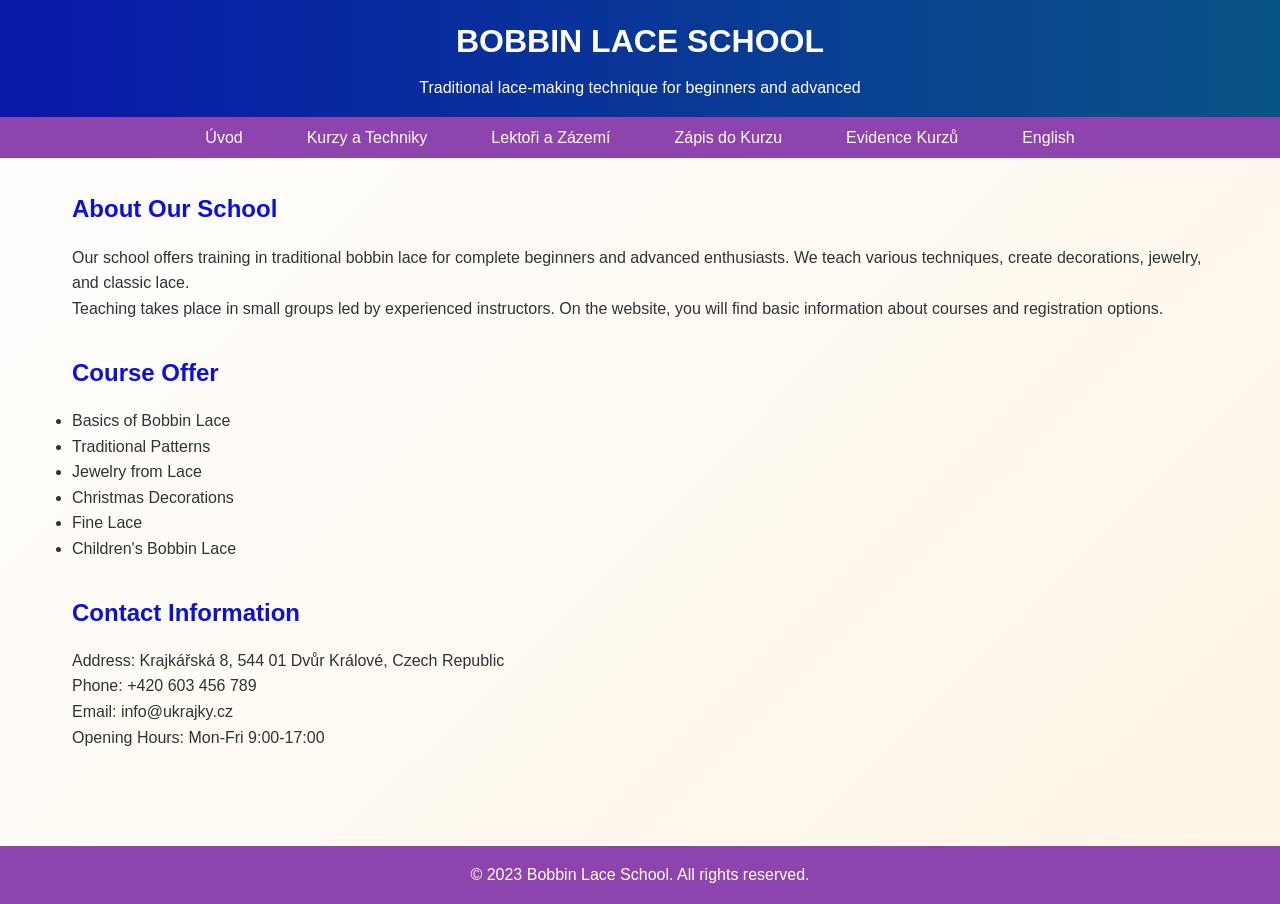
<file: english.html>
<!DOCTYPE html>
<html lang="en">
<head>
    <meta charset="UTF-8">
    <meta name="viewport" content="width=device-width, initial-scale=1.0">
    <title>Bobbin Lace School</title>
    <link rel="stylesheet" href="style.css">
    <link rel="icon" href="favicon.ico" type="image/x-icon">
</head>
<body>
    <header>
        <h1>BOBBIN LACE SCHOOL</h1>
        <p>Traditional lace-making technique for beginners and advanced</p>
    </header>
    <nav>
        <ul>
            <li><a href="index.html">Úvod</a></li>
            <li><a href="kurzy.html">Kurzy a Techniky</a></li>
            <li><a href="lektori.html">Lektoři a Zázemí</a></li>
            <li><a href="zapis.html">Zápis do Kurzu</a></li>
            <li><a href="evidence.html">Evidence Kurzů</a></li>
            <li><a href="english.html">English</a></li>
        </ul>
    </nav>
    <main>
        <section>
            <h2>About Our School</h2>
            <p>Our school offers training in traditional bobbin lace for complete beginners and advanced enthusiasts. We teach various techniques, create decorations, jewelry, and classic lace.</p>
            <p>Teaching takes place in small groups led by experienced instructors. On the website, you will find basic information about courses and registration options.</p>
        </section>
        <section>
            <h2>Course Offer</h2>
            <ul>
                <li>Basics of Bobbin Lace</li>
                <li>Traditional Patterns</li>
                <li>Jewelry from Lace</li>
                <li>Christmas Decorations</li>
                <li>Fine Lace</li>
                <li>Children's Bobbin Lace</li>
            </ul>
        </section>
        <section>
            <h2>Contact Information</h2>
            <p>Address: Krajkářská 8, 544 01 Dvůr Králové, Czech Republic</p>
            <p>Phone: +420 603 456 789</p>
            <p>Email: info@ukrajky.cz</p>
            <p>Opening Hours: Mon-Fri 9:00-17:00</p>
        </section>
    </main>
    <footer>
        <p>&copy; 2023 Bobbin Lace School. All rights reserved.</p>
    </footer>
</body>
</html>
</file>
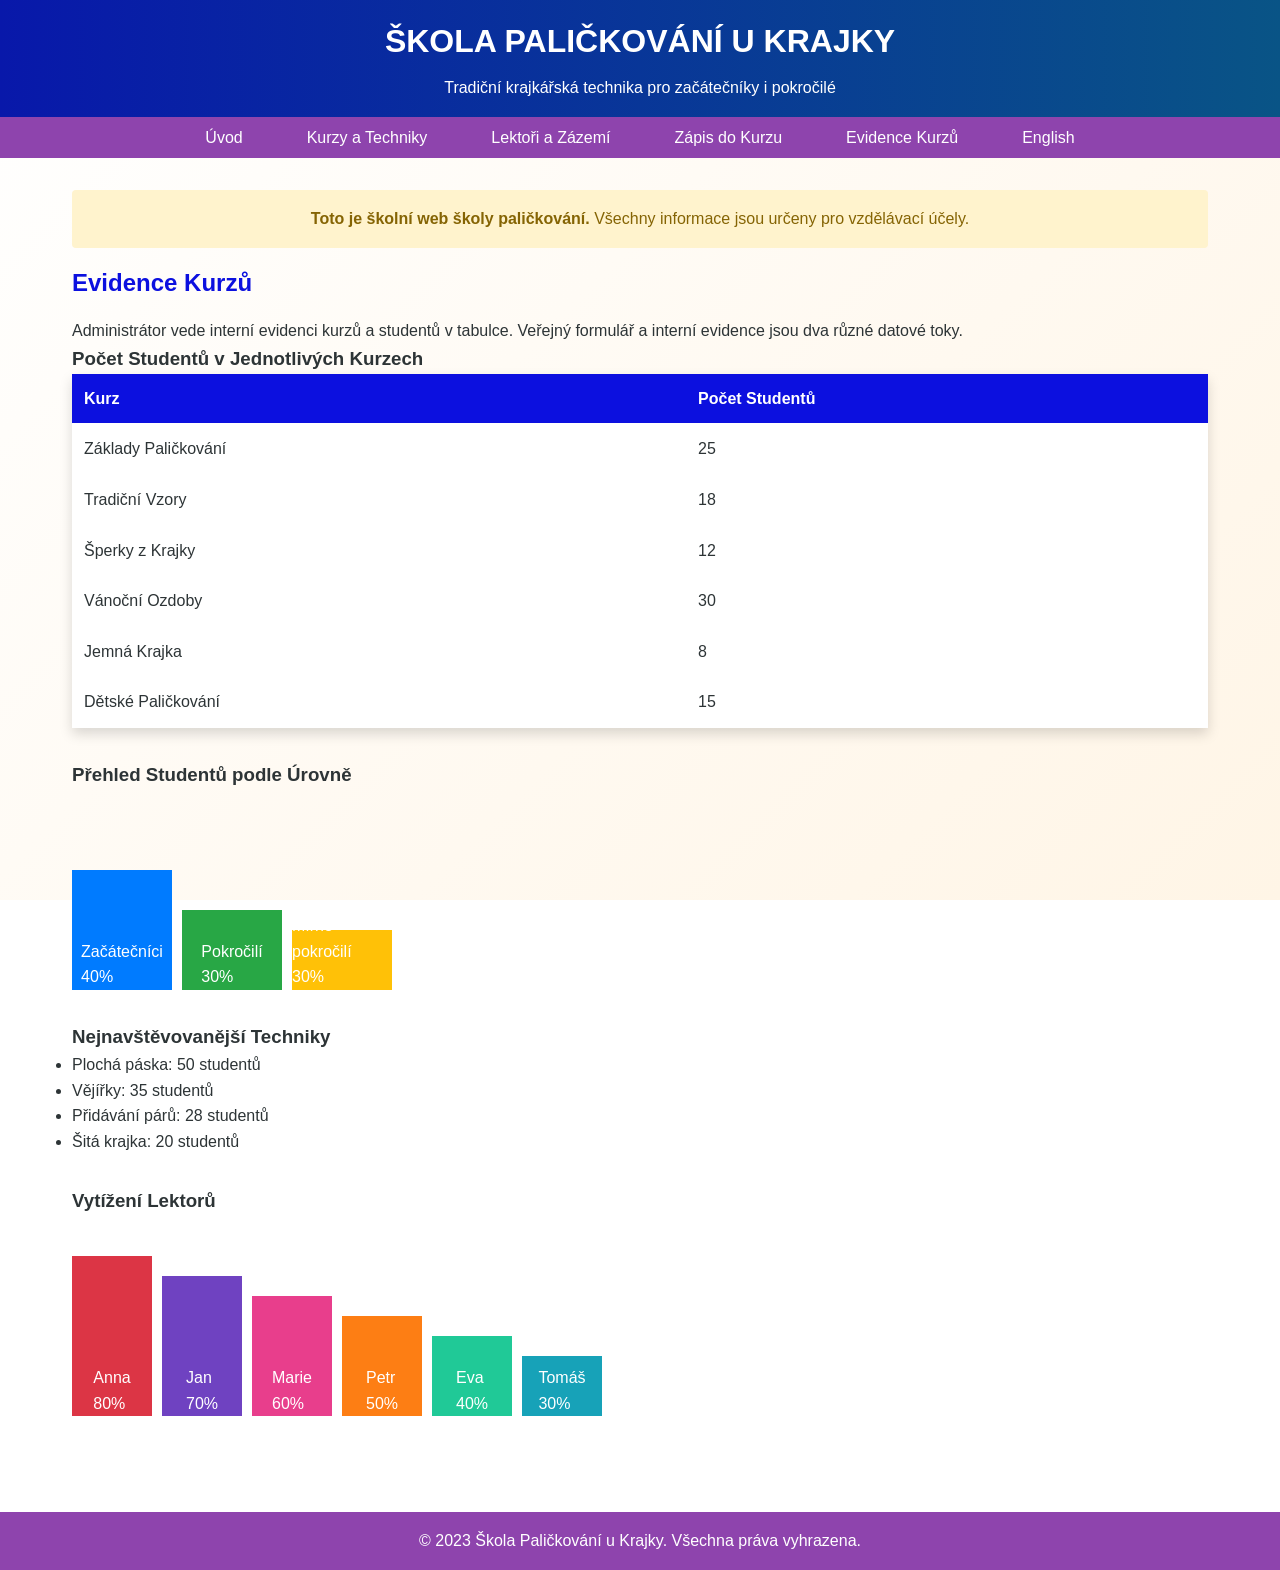
<file: evidence.html>
<!DOCTYPE html>
<html lang="cs">
<head>
    <meta charset="UTF-8">
    <meta name="viewport" content="width=device-width, initial-scale=1.0">
    <title>Evidence Kurzů</title>
    <link rel="stylesheet" href="style.css">
    <link rel="icon" href="favicon.ico" type="image/x-icon">
</head>
<body>
    <header>
        <h1>ŠKOLA PALIČKOVÁNÍ U KRAJKY</h1>
        <p>Tradiční krajkářská technika pro začátečníky i pokročilé</p>
    </header>
    <nav>
        <ul>
            <li><a href="index.html">Úvod</a></li>
            <li><a href="kurzy.html">Kurzy a Techniky</a></li>
            <li><a href="lektori.html">Lektoři a Zázemí</a></li>
            <li><a href="zapis.html">Zápis do Kurzu</a></li>
            <li><a href="evidence.html">Evidence Kurzů</a></li>
            <li><a href="english.html">English</a></li>
        </ul>
    </nav>
    <main>
        <div class="school-note">
            <strong>Toto je školní web školy paličkování.</strong> Všechny informace jsou určeny pro vzdělávací účely.
        </div>
        <section>
            <h2>Evidence Kurzů</h2>
            <p>Administrátor vede interní evidenci kurzů a studentů v tabulce. Veřejný formulář a interní evidence jsou dva různé datové toky.</p>
            <h3>Počet Studentů v Jednotlivých Kurzech</h3>
            <table class="table">
                <thead>
                    <tr>
                        <th>Kurz</th>
                        <th>Počet Studentů</th>
                    </tr>
                </thead>
                <tbody>
                    <tr>
                        <td>Základy Paličkování</td>
                        <td>25</td>
                    </tr>
                    <tr>
                        <td>Tradiční Vzory</td>
                        <td>18</td>
                    </tr>
                    <tr>
                        <td>Šperky z Krajky</td>
                        <td>12</td>
                    </tr>
                    <tr>
                        <td>Vánoční Ozdoby</td>
                        <td>30</td>
                    </tr>
                    <tr>
                        <td>Jemná Krajka</td>
                        <td>8</td>
                    </tr>
                    <tr>
                        <td>Dětské Paličkování</td>
                        <td>15</td>
                    </tr>
                </tbody>
            </table>
        </section>
        <section>
            <h3>Přehled Studentů podle Úrovně</h3>
            <div style="display: flex; align-items: end; height: 200px; margin-bottom: 1rem;">
                <div style="width: 100px; background-color: #007bff; margin-right: 10px; height: 60%; display: flex; align-items: end; justify-content: center; color: white;">Začátečníci<br>40%</div>
                <div style="width: 100px; background-color: #28a745; margin-right: 10px; height: 40%; display: flex; align-items: end; justify-content: center; color: white;">Pokročilí<br>30%</div>
                <div style="width: 100px; background-color: #ffc107; margin-right: 10px; height: 30%; display: flex; align-items: end; justify-content: center; color: white;">Mírně pokročilí<br>30%</div>
            </div>
        </section>
        <section>
            <h3>Nejnavštěvovanější Techniky</h3>
            <ul>
                <li>Plochá páska: 50 studentů</li>
                <li>Vějířky: 35 studentů</li>
                <li>Přidávání párů: 28 studentů</li>
                <li>Šitá krajka: 20 studentů</li>
            </ul>
        </section>
        <section>
            <h3>Vytížení Lektorů</h3>
            <div style="display: flex; align-items: end; height: 200px;">
                <div style="width: 80px; background-color: #dc3545; margin-right: 10px; height: 80%; display: flex; align-items: end; justify-content: center; color: white;">Anna<br>80%</div>
                <div style="width: 80px; background-color: #6f42c1; margin-right: 10px; height: 70%; display: flex; align-items: end; justify-content: center; color: white;">Jan<br>70%</div>
                <div style="width: 80px; background-color: #e83e8c; margin-right: 10px; height: 60%; display: flex; align-items: end; justify-content: center; color: white;">Marie<br>60%</div>
                <div style="width: 80px; background-color: #fd7e14; margin-right: 10px; height: 50%; display: flex; align-items: end; justify-content: center; color: white;">Petr<br>50%</div>
                <div style="width: 80px; background-color: #20c997; margin-right: 10px; height: 40%; display: flex; align-items: end; justify-content: center; color: white;">Eva<br>40%</div>
                <div style="width: 80px; background-color: #17a2b8; height: 30%; display: flex; align-items: end; justify-content: center; color: white;">Tomáš<br>30%</div>
            </div>
        </section>
    </main>
    <footer>
        <p>&copy; 2023 Škola Paličkování u Krajky. Všechna práva vyhrazena.</p>
    </footer>
</body>
</html>
</file>
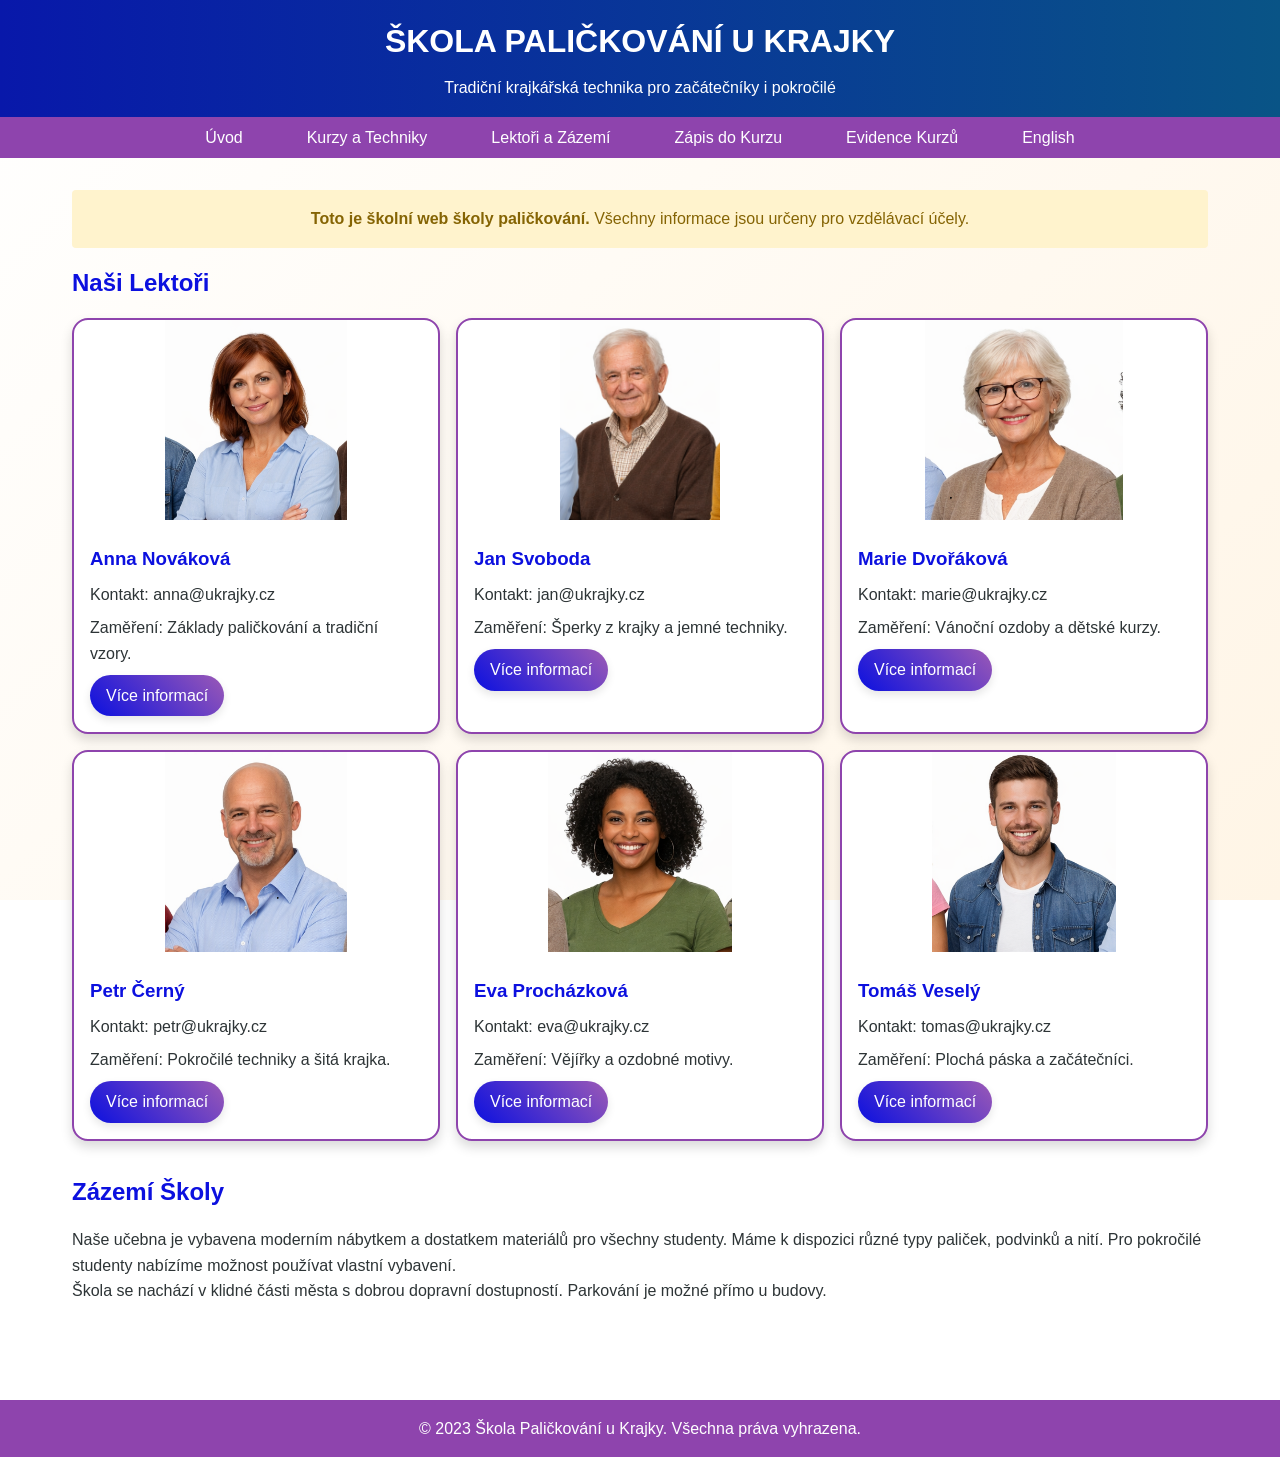
<file: lektori.html>
<!DOCTYPE html>
<html lang="cs">
<head>
    <meta charset="UTF-8">
    <meta name="viewport" content="width=device-width, initial-scale=1.0">
    <title>Lektoři a Zázemí</title>
    <link rel="stylesheet" href="style.css">
    <link rel="icon" href="favicon.ico" type="image/x-icon">
</head>
<body>
    <header>
        <h1>ŠKOLA PALIČKOVÁNÍ U KRAJKY</h1>
        <p>Tradiční krajkářská technika pro začátečníky i pokročilé</p>
    </header>
    <nav>
        <ul>
            <li><a href="index.html">Úvod</a></li>
            <li><a href="kurzy.html">Kurzy a Techniky</a></li>
            <li><a href="lektori.html">Lektoři a Zázemí</a></li>
            <li><a href="zapis.html">Zápis do Kurzu</a></li>
            <li><a href="evidence.html">Evidence Kurzů</a></li>
            <li><a href="english.html">English</a></li>
        </ul>
    </nav>
    <main>
        <div class="school-note">
            <strong>Toto je školní web školy paličkování.</strong> Všechny informace jsou určeny pro vzdělávací účely.
        </div>
        <section>
            <h2>Naši Lektoři</h2>
            <div class="card-container">
                <div class="card">
                    <img src="lektorka.png" alt="Lektorka Anna">
                    <div class="card-content">
                        <h3>Anna Nováková</h3>
                        <p>Kontakt: anna@ukrajky.cz</p>
                        <p>Zaměření: Základy paličkování a tradiční vzory.</p>
                        <a href="detail-anna.html" class="btn">Více informací</a>
                    </div>
                </div>
                <div class="card">
                    <img src="lektor2.png" alt="Lektor Jan">
                    <div class="card-content">
                        <h3>Jan Svoboda</h3>
                        <p>Kontakt: jan@ukrajky.cz</p>
                        <p>Zaměření: Šperky z krajky a jemné techniky.</p>
                        <a href="detail-jan.html" class="btn">Více informací</a>
                    </div>
                </div>
                <div class="card">
                    <img src="lektorka2.png" alt="Lektorka Marie">
                    <div class="card-content">
                        <h3>Marie Dvořáková</h3>
                        <p>Kontakt: marie@ukrajky.cz</p>
                        <p>Zaměření: Vánoční ozdoby a dětské kurzy.</p>
                        <a href="detail-marie.html" class="btn">Více informací</a>
                    </div>
                </div>
                <div class="card">
                    <img src="lektor3.png" alt="Lektor Petr">
                    <div class="card-content">
                        <h3>Petr Černý</h3>
                        <p>Kontakt: petr@ukrajky.cz</p>
                        <p>Zaměření: Pokročilé techniky a šitá krajka.</p>
                        <a href="detail-petr.html" class="btn">Více informací</a>
                    </div>
                </div>
                <div class="card">
                    <img src="lektorka 3.png" alt="Lektorka Eva">
                    <div class="card-content">
                        <h3>Eva Procházková</h3>
                        <p>Kontakt: eva@ukrajky.cz</p>
                        <p>Zaměření: Vějířky a ozdobné motivy.</p>
                        <a href="detail-eva.html" class="btn">Více informací</a>
                    </div>
                </div>
                <div class="card">
                    <img src="lektor.png" alt="Lektor Tomáš">
                    <div class="card-content">
                        <h3>Tomáš Veselý</h3>
                        <p>Kontakt: tomas@ukrajky.cz</p>
                        <p>Zaměření: Plochá páska a začátečníci.</p>
                        <a href="detail-tomas.html" class="btn">Více informací</a>
                    </div>
                </div>
            </div>
        </section>
        <section>
            <h2>Zázemí Školy</h2>
            <p>Naše učebna je vybavena moderním nábytkem a dostatkem materiálů pro všechny studenty. Máme k dispozici různé typy paliček, podvinků a nití. Pro pokročilé studenty nabízíme možnost používat vlastní vybavení.</p>
            <p>Škola se nachází v klidné části města s dobrou dopravní dostupností. Parkování je možné přímo u budovy.</p>
        </section>
    </main>
    <footer>
        <p>&copy; 2023 Škola Paličkování u Krajky. Všechna práva vyhrazena.</p>
    </footer>
</body>
</html>
</file>
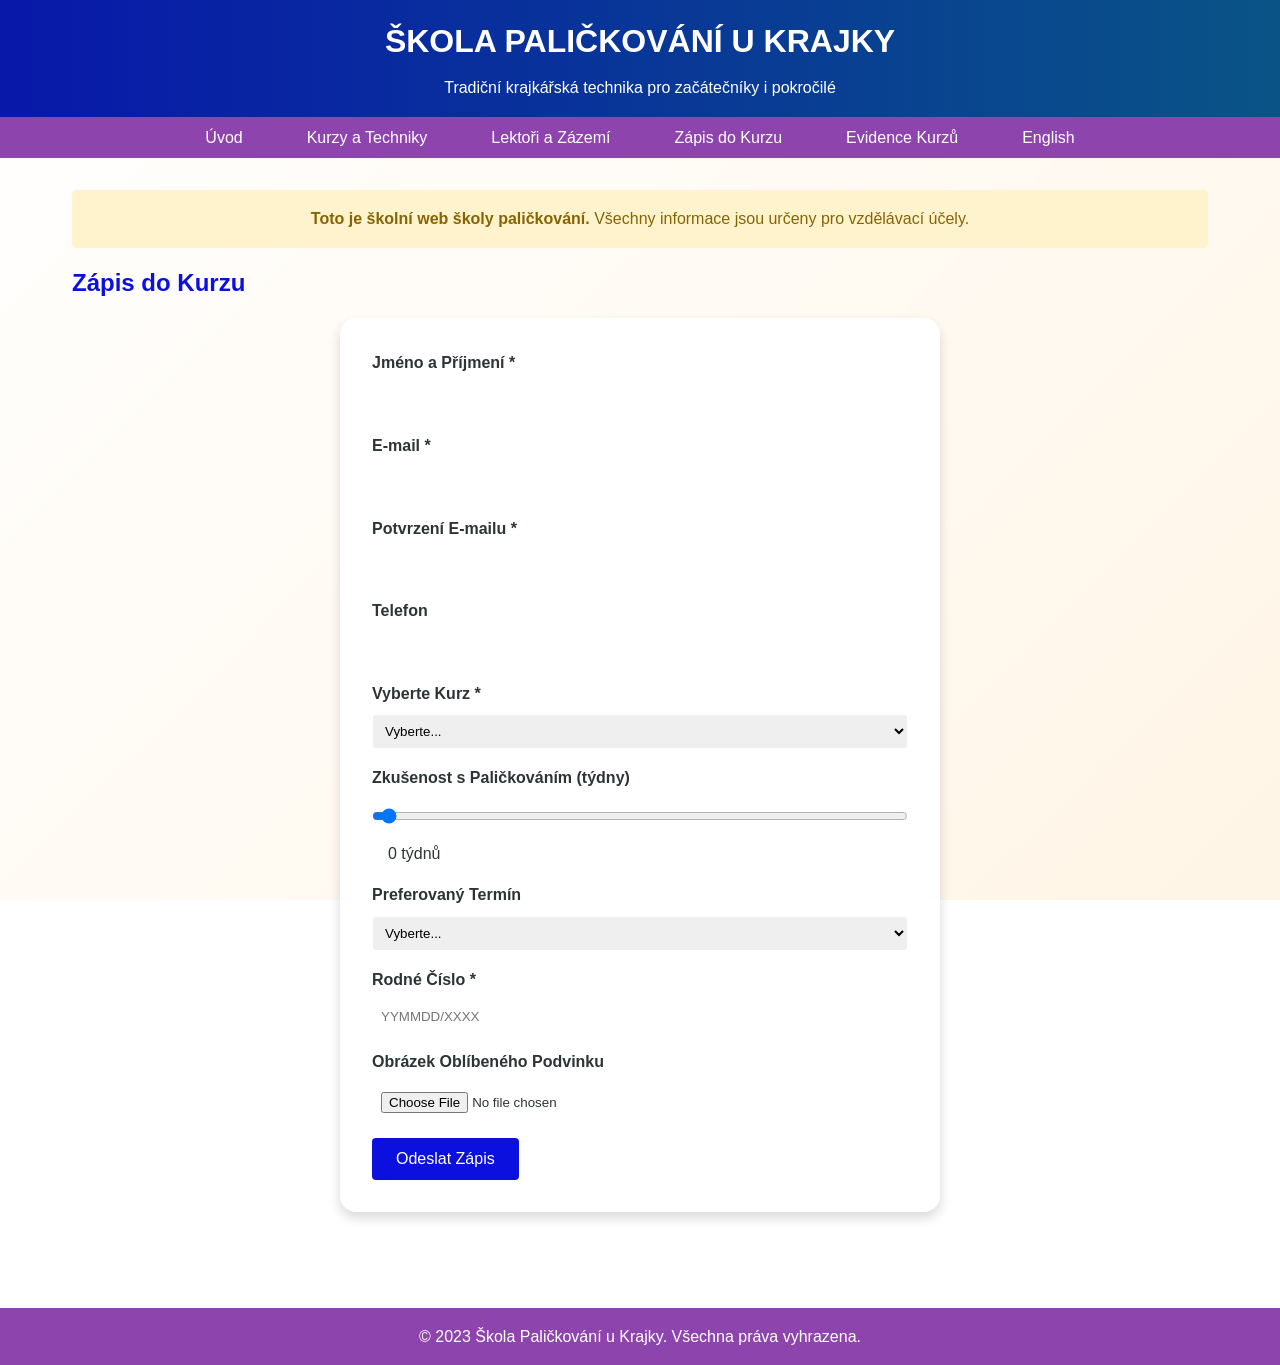
<file: zapis.html>
<!DOCTYPE html>
<html lang="cs">
<head>
    <meta charset="UTF-8">
    <meta name="viewport" content="width=device-width, initial-scale=1.0">
    <title>Zápis do Kurzu</title>
    <link rel="stylesheet" href="style.css">
    <link rel="icon" href="favicon.ico" type="image/x-icon">
</head>
<body>
    <header>
        <h1>ŠKOLA PALIČKOVÁNÍ U KRAJKY</h1>
        <p>Tradiční krajkářská technika pro začátečníky i pokročilé</p>
    </header>
    <nav>
        <ul>
            <li><a href="index.html">Úvod</a></li>
            <li><a href="kurzy.html">Kurzy a Techniky</a></li>
            <li><a href="lektori.html">Lektoři a Zázemí</a></li>
            <li><a href="zapis.html">Zápis do Kurzu</a></li>
            <li><a href="evidence.html">Evidence Kurzů</a></li>
            <li><a href="english.html">English</a></li>
        </ul>
    </nav>
    <main>
        <div class="school-note">
            <strong>Toto je školní web školy paličkování.</strong> Všechny informace jsou určeny pro vzdělávací účely.
        </div>
        <section>
            <h2>Zápis do Kurzu</h2>
            <form action="https://formsubmit.co/tkurekova@spskt.cz" method="POST" enctype="multipart/form-data">
                <div class="form-group">
                    <label for="jmeno">Jméno a Příjmení *</label>
                    <input type="text" id="jmeno" name="jmeno" required>
                </div>
                <div class="form-group">
                    <label for="email">E-mail *</label>
                    <input type="email" id="email" name="email" required>
                </div>
                <div class="form-group">
                    <label for="email-confirm">Potvrzení E-mailu *</label>
                    <input type="email" id="email-confirm" name="email-confirm" required oninput="checkEmailMatch()">
                    <span id="email-error" style="color: red; display: none;">E-maily se neshodují</span>
                </div>
                <div class="form-group">
                    <label for="telefon">Telefon</label>
                    <input type="tel" id="telefon" name="telefon">
                </div>
                <div class="form-group">
                    <label for="kurz">Vyberte Kurz *</label>
                    <select id="kurz" name="kurz" required>
                        <option value="">Vyberte...</option>
                        <option value="zaklady">Základy Paličkování</option>
                        <option value="tradicni">Tradiční Vzory</option>
                        <option value="sperky">Šperky z Krajky</option>
                        <option value="vanoce">Vánoční Ozdoby</option>
                        <option value="jemna">Jemná Krajka</option>
                        <option value="detske">Dětské Paličkování</option>
                    </select>
                </div>
                <div class="form-group">
                    <label for="zkusenost">Zkušenost s Paličkováním (týdny)</label>
                    <input type="range" id="zkusenost" name="zkusenost" min="0" max="52" value="0" oninput="updateSliderValue()">
                    <span class="slider-value" id="slider-value">0 týdnů</span>
                </div>
                <div class="form-group">
                    <label for="termin">Preferovaný Termín</label>
                    <select id="termin" name="termin">
                        <option value="">Vyberte...</option>
                        <option value="pondeli">Pondělí</option>
                        <option value="utery">Úterý</option>
                        <option value="streda">Středa</option>
                        <option value="ctvrtek">Čtvrtek</option>
                        <option value="patek">Pátek</option>
                        <option value="vikend">Víkend</option>
                    </select>
                </div>
                <div class="form-group">
                    <label for="rodne-cislo">Rodné Číslo *</label>
                    <input type="text" id="rodne-cislo" name="rodne-cislo" pattern="\d{6}/\d{4}" required placeholder="YYMMDD/XXXX">
                </div>
                <div class="form-group">
                    <label for="obrazek">Obrázek Oblíbeného Podvinku</label>
                    <input type="file" id="obrazek" name="obrazek" accept="image/*">
                </div>
                <button type="submit">Odeslat Zápis</button>
            </form>
        </section>
    </main>
    <footer>
        <p>&copy; 2023 Škola Paličkování u Krajky. Všechna práva vyhrazena.</p>
    </footer>
    <script>
        function updateSliderValue() {
            const slider = document.getElementById('zkusenost');
            const value = document.getElementById('slider-value');
            value.textContent = slider.value + ' týdnů';
        }

        function checkEmailMatch() {
            const email = document.getElementById('email').value;
            const confirm = document.getElementById('email-confirm').value;
            const error = document.getElementById('email-error');
            if (email !== confirm) {
                error.style.display = 'block';
            } else {
                error.style.display = 'none';
            }
        }
    </script>
</body>
</html>
</file>
<file: style.css>
/* Modern CSS for Škola Paličkování */

:root {
  --primary-color: #0c10df; /* Dark blue */
  --secondary-color: #8e44ad; /* Purple */
  --accent-color: #9b59b6; /* Light purple */
  --background-color: #ffffff; /* Lighter cream */
  --text-color: #2d3436; /* Dark gray */
  --card-shadow: 0 6px 12px rgba(0,0,0,0.15);
  --card-radius: 16px; /* More rounded for playfulness */
  --border-color: #ffffff;
}

* {
  box-sizing: border-box;
  margin: 0;
  padding: 0;
}

body {
  font-family: 'Segoe UI', Tahoma, Geneva, Verdana, sans-serif;
  line-height: 1.6;
  color: var(--text-color);
  background: linear-gradient(135deg, var(--background-color) 0%, #fff5e6 100%);
  background-attachment: fixed;
  lang: cs;
}

header {
  background: linear-gradient(90deg, #0818aa, #095486);
  color: white;
  padding: 1rem 0;
  text-align: center;
}

header h1 {
  margin-bottom: 0.5rem;
}

nav {
  background-color: var(--secondary-color);
  padding: 0.5rem 0;
}

nav ul {
  list-style: none;
  display: flex;
  justify-content: center;
  flex-wrap: wrap;
}

nav li {
  margin: 0 1rem;
}

nav a {
  color: white;
  text-decoration: none;
  padding: 0.5rem 1rem;
  border-radius: 4px;
  transition: background-color 0.3s;
}

nav a:hover {
  background-color: rgba(255,255,255,0.2);
  transform: scale(1.05);
  border-radius: 20px;
}

main {
  max-width: 1200px;
  margin: 0 auto;
  padding: 2rem;
}

section {
  margin-bottom: 2rem;
}

h2 {
  color: var(--primary-color);
  margin-bottom: 1rem;
}

.card-container {
  display: grid;
  grid-template-columns: repeat(auto-fill, minmax(300px, 1fr));
  gap: 1rem;
}

.card {
  background-color: white;
  border: 2px solid var(--secondary-color);
  border-radius: var(--card-radius);
  box-shadow: var(--card-shadow);
  overflow: hidden;
  transition: transform 0.3s ease, box-shadow 0.3s ease, background-color 0.3s ease;
}

.card:hover {
  transform: translateY(-8px) scale(1.02);
  box-shadow: 0 12px 24px rgba(0,0,0,0.2);
  background-color: #fffef7;
}

.card img {
  width: 100%;
  height: 200px;
  object-fit: contain;
}

.card-content {
  padding: 1rem;
}

.card h3 {
  margin-bottom: 0.5rem;
  color: var(--primary-color);
}

.card p {
  margin-bottom: 0.5rem;
}

.card .difficulty {
  font-weight: bold;
  color: var(--accent-color);
}

.btn {
  display: inline-block;
  background: linear-gradient(45deg, var(--primary-color), var(--accent-color));
  color: white;
  padding: 0.5rem 1rem;
  text-decoration: none;
  border-radius: 25px;
  transition: all 0.3s ease;
  box-shadow: 0 4px 8px rgba(0,0,0,0.1);
}

.btn:hover {
  background: linear-gradient(45deg, var(--accent-color), var(--primary-color));
  transform: translateY(-2px);
  box-shadow: 0 6px 12px rgba(0,0,0,0.2);
}

form {
  max-width: 600px;
  margin: 0 auto;
  background-color: white;
  padding: 2rem;
  border-radius: var(--card-radius);
  box-shadow: var(--card-shadow);
}

.form-group {
  margin-bottom: 1rem;
}

label {
  display: block;
  margin-bottom: 0.5rem;
  font-weight: bold;
}

input, select, textarea {
  width: 100%;
  padding: 0.5rem;
  border: 1px solid var(--border-color);
  border-radius: 4px;
}

input[type="range"] {
  width: 100%;
}

.slider-value {
  display: inline-block;
  margin-left: 1rem;
}

button {
  background-color: var(--primary-color);
  color: white;
  padding: 0.75rem 1.5rem;
  border: none;
  border-radius: 4px;
  cursor: pointer;
  font-size: 1rem;
  transition: background-color 0.3s;
}

button:hover {
  background-color: #0056b3;
}

.table {
  width: 100%;
  border-collapse: collapse;
  background-color: white;
  box-shadow: var(--card-shadow);
}

.table th, .table td {
  padding: 0.75rem;
  text-align: left;
  border-bottom: 1px solid var(--border-color);
}

.table th {
  background-color: var(--primary-color);
  color: white;
}

footer {
  background-color: var(--secondary-color);
  color: white;
  text-align: center;
  padding: 1rem 0;
  margin-top: 2rem;
}

.school-note {
  background-color: #fff3cd;
  color: #856404;
  padding: 1rem;
  border-radius: 4px;
  margin-bottom: 1rem;
  text-align: center;
}

/* Responsive */
@media (max-width: 768px) {
  .card-container {
    grid-template-columns: repeat(auto-fill, minmax(250px, 1fr));
  }
  main {
    padding: 1rem;
  }
  nav ul {
    flex-direction: column;
    align-items: center;
  }
  nav li {
    margin: 0.5rem 0;
  }
}

@media (max-width: 480px) {
  .card-container {
    grid-template-columns: 1fr;
  }
}
</file>
